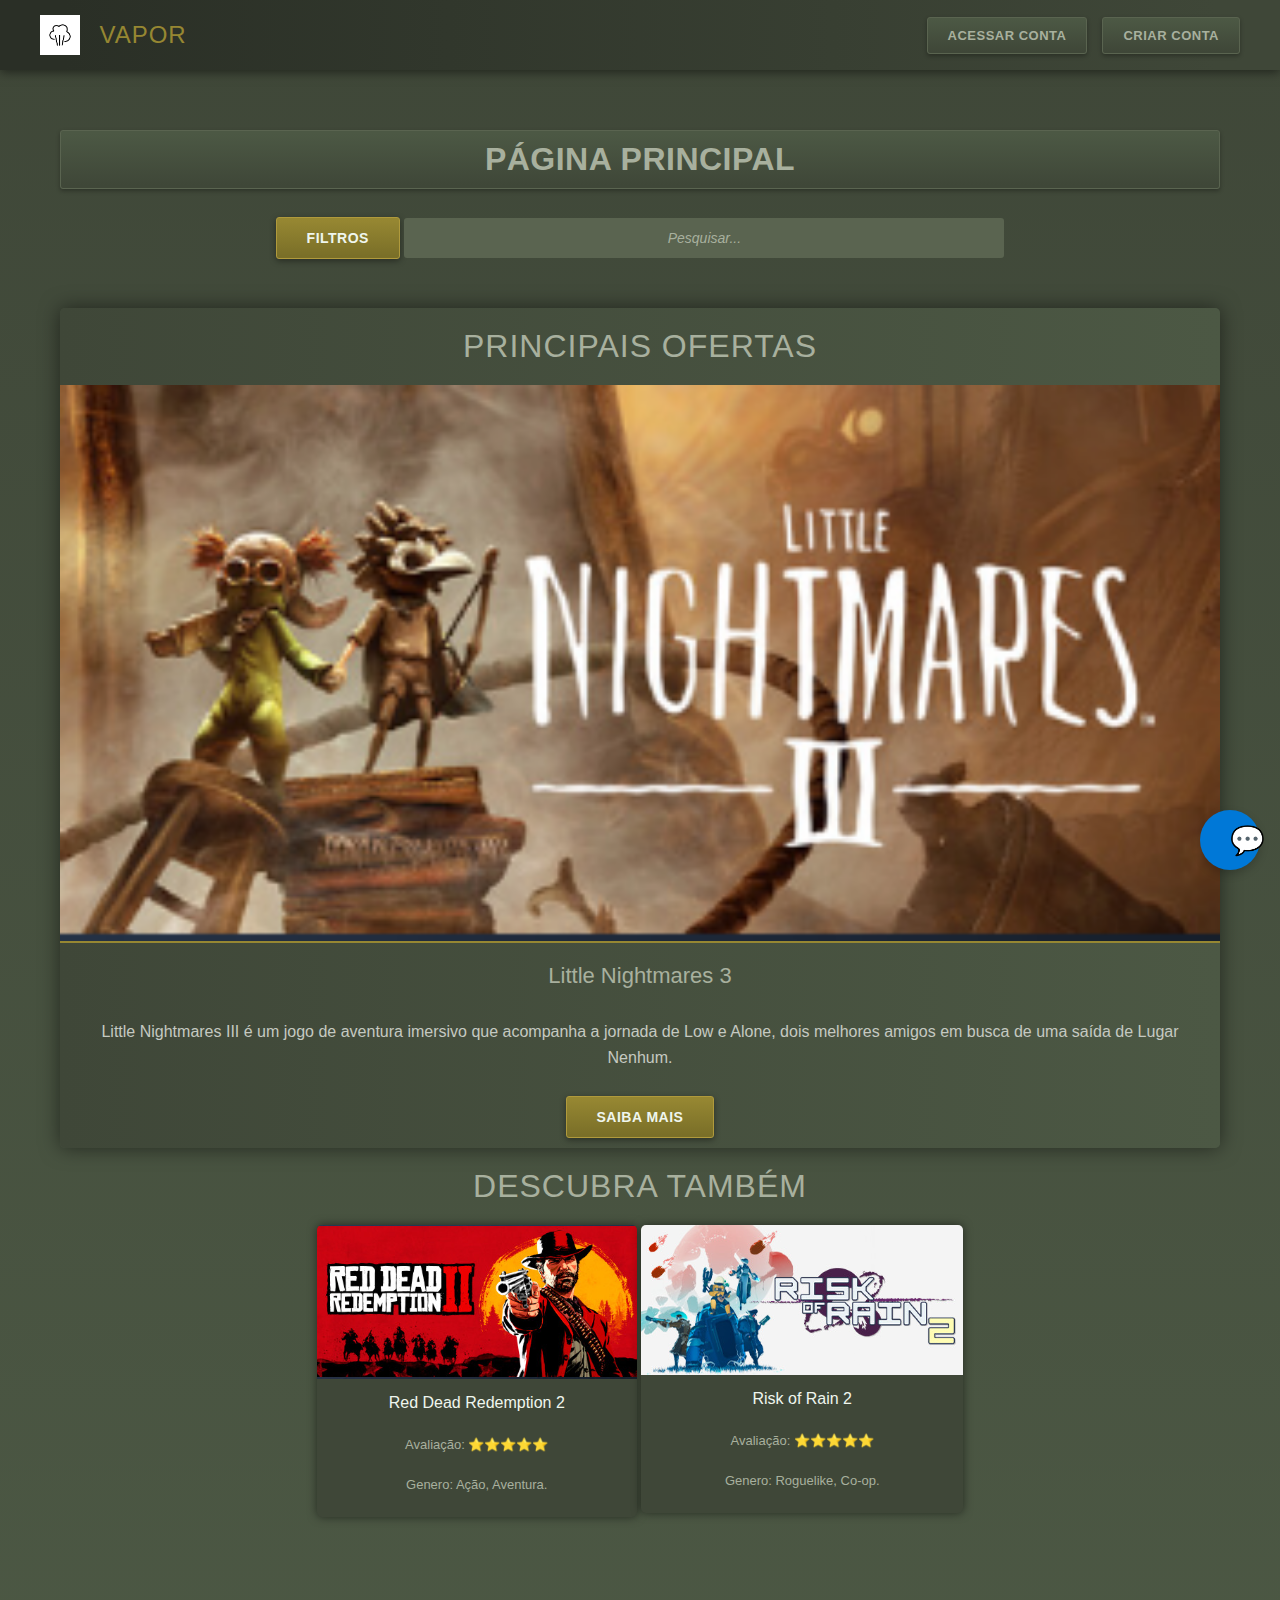
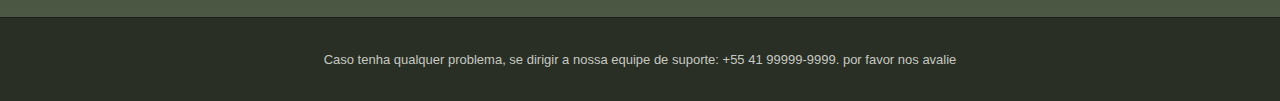
<file: loja_de_jogos/index.html>
<html>

<head>
    <meta charset="utf-8">
    <title>nome da loja de jogos</title>
    <link rel="stylesheet" href="css/style.css">
    <!-- <link rel="stylesheet" href="css/reset.css"> -->
</head>

<body>
    <header>
        <a href="index.html"><img src="imgs/logo.jpg" alt="Logo">
            <h1>Vapor</h1>
        </a>

        <nav>
            <a href="acessar_conta.html">acessar conta</a>
            <a href="criar_conta.html">criar conta</a>
        </nav>
    </header>
    <main>
        <div class="info-box">
            <h1 id="principal">Página principal</h1>
            <br>
            <div class="pesquisar">
                <button>Filtros</button>
                <input type="text" placeholder="Pesquisar...">
            </div>

        </div>

        <div class="oferta">
            <h2>Principais ofertas</h2>
            <img src="imgs/jogo1.png" alt="imagem do jogo 1">
            <h4>Little Nightmares 3</h4>
            <p>Little Nightmares III é um jogo de aventura imersivo que acompanha a jornada de Low e Alone,
                dois melhores amigos em busca de uma saída de Lugar Nenhum.</p>
            <button>Saiba mais</button>
        </div>
        <h2>Descubra também</h2>
        <div class="jogo">
            <img src="imgs/jogo2.png" alt="imagem do jogo 2">
            <h4>Red Dead Redemption 2</h4>
            <p>Avaliação: ⭐⭐⭐⭐⭐</p>
            <p>Genero: Ação, Aventura.</p>
        </div>

        <div class="jogo">
            <img src="imgs/jogo3.png" alt="imagem do jogo 3">
            <h4>Risk of Rain 2 </h4>
            <p>Avaliação: ⭐⭐⭐⭐⭐</p>
            <p>Genero: Roguelike, Co-op.</p>
        </div>

    </main>
    <button id="chat-toggle">💬</button>

    <div id="chatbox">
        <header>Ollama Chat</header>
        <div id="messages"></div>
        <div id="input-area">
            <input id="input" type="text" placeholder="Digite sua mensagem..." />
            <button id="send">➤</button>
        </div>
    </div>

    <script src="chat.js"></script>

    <script>
        const toggleBtn = document.getElementById('chat-toggle');
        const chatbox = document.getElementById('chatbox');

        toggleBtn.addEventListener('click', () => {
            chatbox.style.display = chatbox.style.display === 'flex' ? 'none' : 'flex';
        });
    </script>



    <footer>
        Caso tenha qualquer problema, se dirigir a nossa equipe de suporte:
        +55 41 99999-9999.
        por favor nos avalie
    </footer>

    <script>

        // buscando na sessão as variáveis username e loggedIn(bool)
        const username = sessionStorage.getItem("username");
        const loggedIn = sessionStorage.getItem("loggedIn");

        // Caso o usuario esteja logado, o header é modificado
        // com suas credenciais de sessão (header inteligente).
        if (loggedIn === "true") {
            const nav = document.querySelector("nav");
            nav.innerHTML = ""; // limpar links antigos com segurança

            // criar link "Perfil de... {usuario}"
            const perfil = document.createElement("a");
            perfil.href = "#";
            perfil.textContent = `Perfil de ${username}`; // textContent ao invés 
            // innerHTML pra prevenir xss.

            // criar link "Sair"
            const sair = document.createElement("a");
            sair.href = "#";
            sair.id = "logoutBtn";
            sair.textContent = "Sair";

            // adicionar os dois links na "nav" anterior
            nav.appendChild(perfil);
            nav.appendChild(sair);

            // atualizar mensagem de Boas vindas
            const boas_vindas = document.getElementById("principal");
            boas_vindas.textContent = `Bem-vindo(a), ${username}`;

            // botão de deslogar
            sair.addEventListener("click", (e) => {
                e.preventDefault();
                sessionStorage.removeItem("username"); // Remove os dados
                sessionStorage.removeItem("loggedIn"); // da sessão.
                window.location.reload(); // Recarrega a página.
            });
        }
    </script>


</body>

</html>
</file>
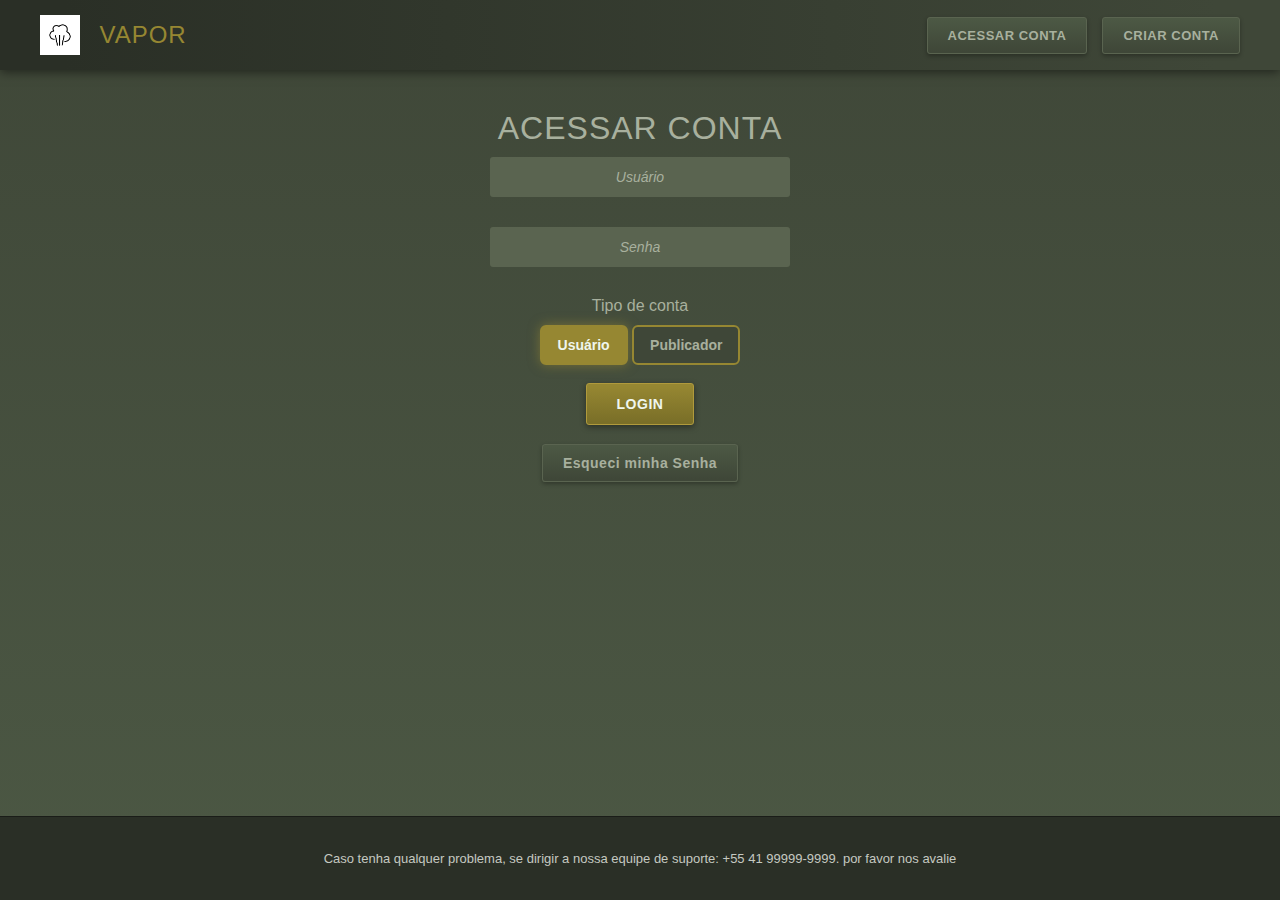
<file: loja_de_jogos/acessar_conta.html>
<html>
    <head>
        <meta charset="utf-8">
        <title>Acessar conta</title>
        <link rel="stylesheet" href="css/style.css">
    </head>
    <body>
        <header>
            <a href="index.html"><img src="imgs/logo.jpg" alt="Logo">
            <h1>Vapor</h1></a>
            
            <nav>
                <a href="acessar_conta.html">Acessar conta</a>
                <a href="criar_conta.html">Criar conta</a>
            </nav>
        </header>
        <main>

            <h1>Acessar conta</h1>
            <form id="loginForm">

                <input name="username" type="text" placeholder="Usuário">
                <input name="user_pass" type="password"  placeholder="Senha">
                <br>
                <label for="tipo_conta">Tipo de conta</label>
                <div class="radio-group">
                    <input type="radio" name="account_type" value="user" id="radio_user" checked>
                    <label for="radio_user" class="radio-tag">Usuário</label>
                    
                    <input type="radio" name="account_type" value="publisher" id="radio_publisher">
                    <label for="radio_publisher" class="radio-tag">Publicador</label>
                </div>
                <br>
                <button class="submit" submit>Login</button>

                <div class="info-box">
                    <a href="criar_conta.html">Esqueci minha Senha</a>
                </div>

            </form>
            <p id="msg" style="color:red;"></p>


        </main>
        <footer>
            Caso tenha qualquer problema, se dirigir a nossa equipe de suporte:
            +55 41 99999-9999.
            por favor nos avalie 
        </footer>

        <script>
            document.getElementById("loginForm").addEventListener("submit", function(e) {
                e.preventDefault();

                const formData = new FormData(this);

                fetch("acessar_conta.php", {
                    method: "POST",
                    body: formData
                })
                .then(response => response.json())
                .then(data => {
                    const msg = document.getElementById("msg");
                    msg.textContent = data.message;
                    msg.style.color = data.success ? "green" : "red";

                    if (data.success) {
                        sessionStorage.setItem("username", formData.get("username"));
                        sessionStorage.setItem("accountType", formData.get("account_type"));
                        sessionStorage.setItem("loggedIn", "true");
                        window.location.href = "index.html";
                    }
                })
                .catch(error => console.error("Erro:", error));
            });
        </script>

    </body>
</html>
</file>
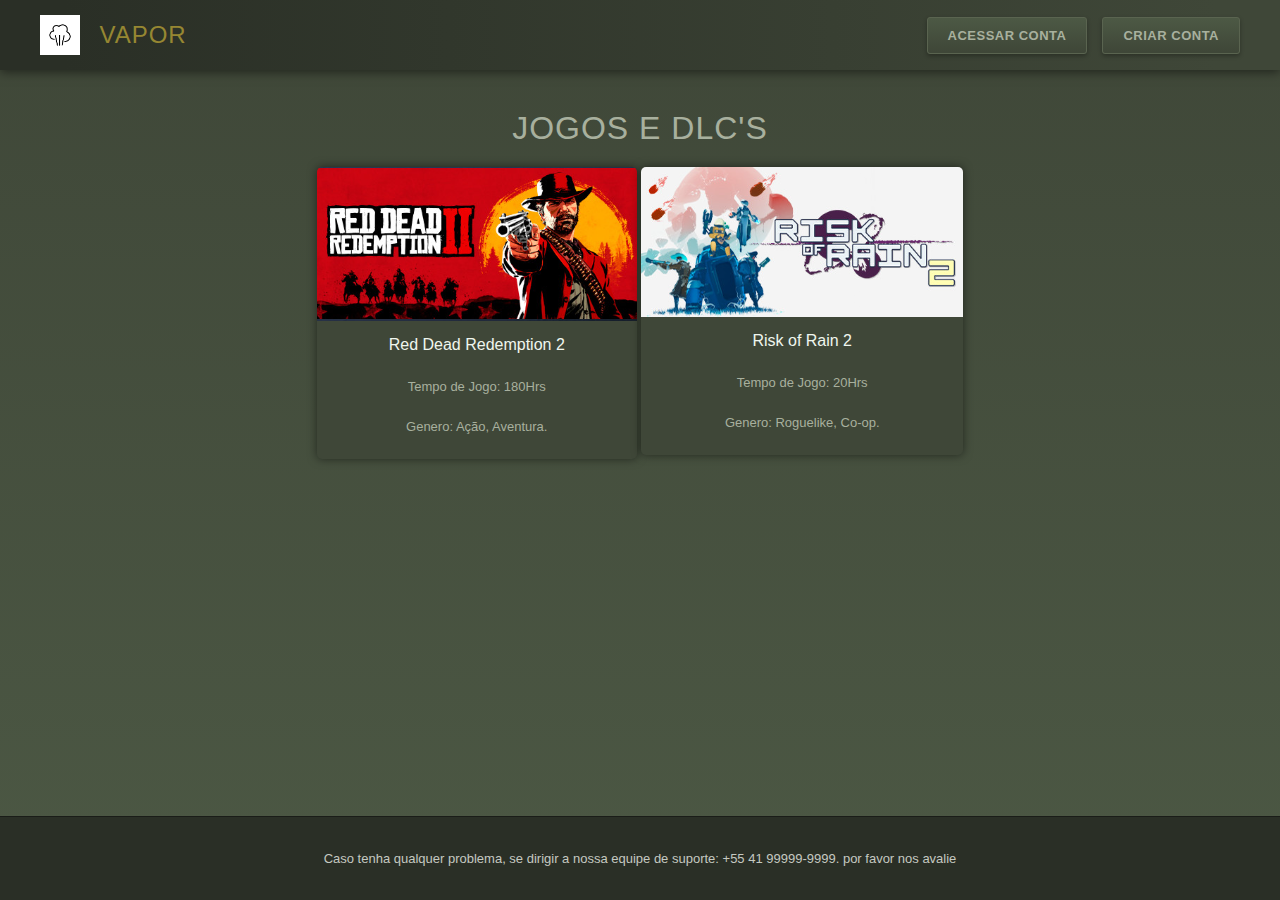
<file: loja_de_jogos/biblioteca.html>
<html>
    <head>
        <meta charset="utf-8">
        <title>Biblioteca</title>
        <link rel="stylesheet" href="css/style.css">
    </head>
    <body>
        <header>
            <a href="index.html"><img src="imgs/logo.jpg" alt="Logo">
            <h1>Vapor</h1></a>
            <nav>
                <a href="acessar_conta.html">acessar conta</a>
                <a href="criar_conta.html">criar conta</a>
            </nav>
        </header>
        <main>
            <h1>Jogos e DLC's</h1>
            <section id="section">
                    <div id="jogo">
                    <img id="img_jogo">
                    <h4 id="nome_jogo"></h4>
                    <p id ="avaliação_jogo"></p>
                    <p id="genero"></p>
            </div>

            <div class="jogo">
                <span style="cursor:pointer"><img src="imgs/jogo2.png" alt="imagem do jogo 2"></span>
                <h4>Red Dead Redemption 2</h4>
                <p>Tempo de Jogo: 180Hrs</p>
                <p>Genero: Ação, Aventura.</p>
            </div>

            <div class="jogo">
                <span style="cursor:pointer"><img src="imgs/jogo3.png" alt="imagem do jogo 3"></span>
                <h4>Risk of Rain 2 </h4>
                <p>Tempo de Jogo: 20Hrs</p>
                <p>Genero: Roguelike, Co-op.</p>
            </div>

            </section>

        </main>
        <footer>
            Caso tenha qualquer problema, se dirigir a nossa equipe de suporte:
            +55 41 99999-9999.
            por favor nos avalie 
        </footer>

        <script>
            fetch(biblioteca.php)
                .then(e => json(e))
                .then( jogos =>{
                    if (jogos.len() = 0){
                        for(i = jogos.len(); i = 0; i--){
                            var section = document.getElementById("#section");
                            var jogo = document.createElement(div);
                            var img = document.createElement(img);
                            var h4 = document.createElement(h4);
                            var avalia = document.createElement(p);
                            var genero = document.createElement(p);

                            section.appendChild(jogo);
                            jogo.appendChild(img);
                            jogo.appendChild(h4);
                            jogo.appendChild(avalia);
                            jogo.appendChild(genero);

                            jogo.idList.add("jogo");
                            img.idList.add("img_jogo");
                            h4.idList.add("nome_jogo");
                            avalia.idList.add("avaliacao_jogo");
                            genero.idList.add("genero_jogo");_
                        }
                    }
                }
                )
        </script>
    </body>
</html>
</file>
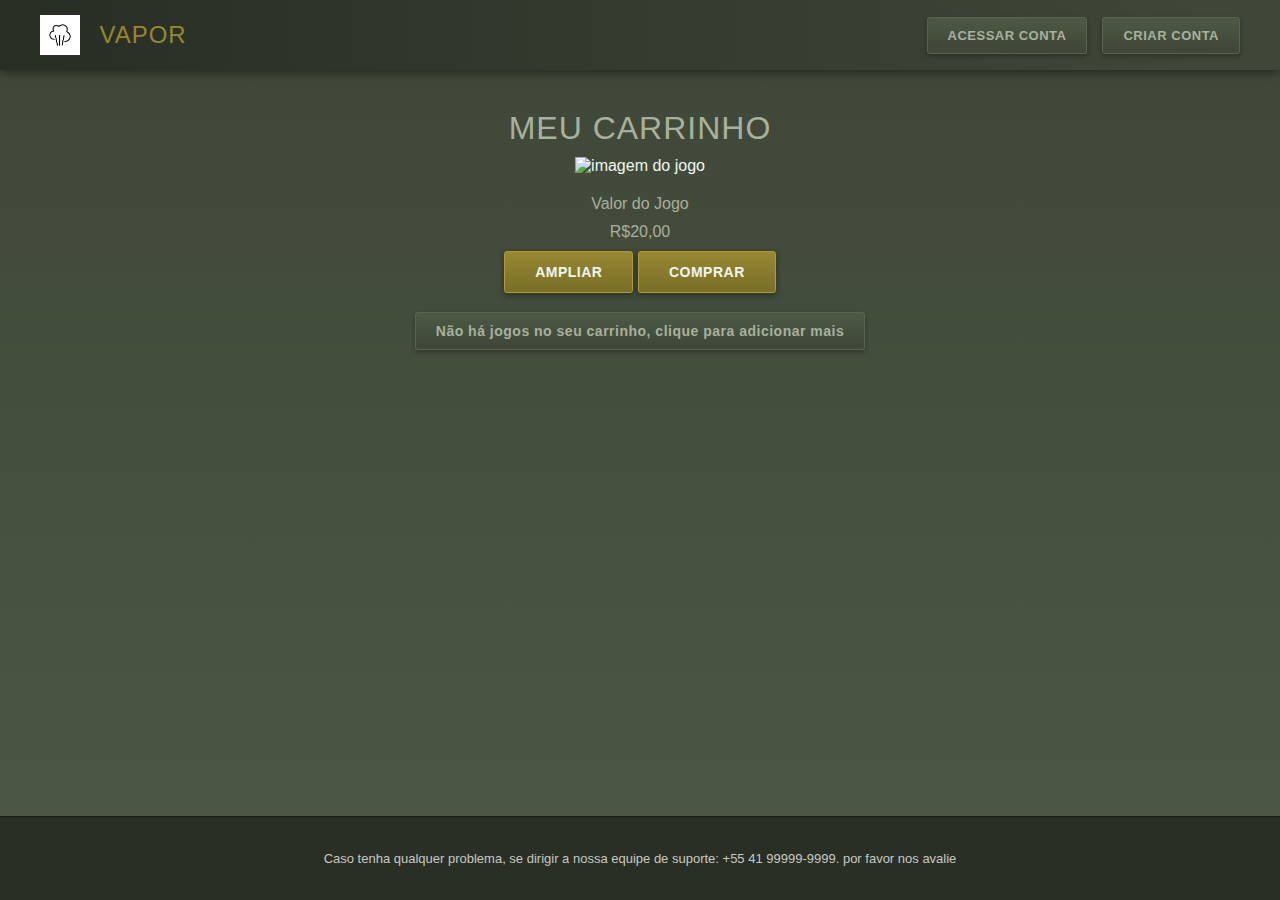
<file: loja_de_jogos/carrinho.html>
<html>
    <head>
        <meta charset="utf-8">
        <title>Carrinho</title>
        <link rel="stylesheet" href="css/style.css">
    </head>
    <body>
        <header>
            <a href="index.html"><img src="imgs/logo.jpg" alt="Logo">
            <h1>Vapor</h1></a>
            <nav>
                <a href="acessar_conta.html">acessar conta</a>
                <a href="criar_conta.html">criar conta</a>
            </nav>
        </header>
        
        <main>
            <!-- Adicao dinamica dos jogos jistados no carrinho por metodo Get -->
            <h1>Meu carrinho</h1>
            <section id="apresentacao_jogo">
            <!-- Se houver jogo na lista, adicionar estruturas em sequencia: -->
            <div class="carrinho">
                <img id="imagen_jogo" alt="imagem do jogo">
                <h2 id="nome_jogo_carrinho"></h2>
                <label id="valor_jogo">Valor do Jogo</label>
                <p id="valor_jogo">R$20,00</p>
                <button id="ampliar"> ampliar </button>
                <button id="comprar"> comprar </button>
            </div>
            <!-- Se nao, apresetar mensagem: -->
            <div class="info-box">
                <a href="index.html"> Não há jogos no seu carrinho, clique para adicionar mais</a>
            </div>
            
            </section>
        </main>

        <footer>
            Caso tenha qualquer problema, se dirigir a nossa equipe de suporte:
            +55 41 99999-9999.
            por favor nos avalie 
        </footer>

        <script>

        </script>
    </body>
</html>
</file>
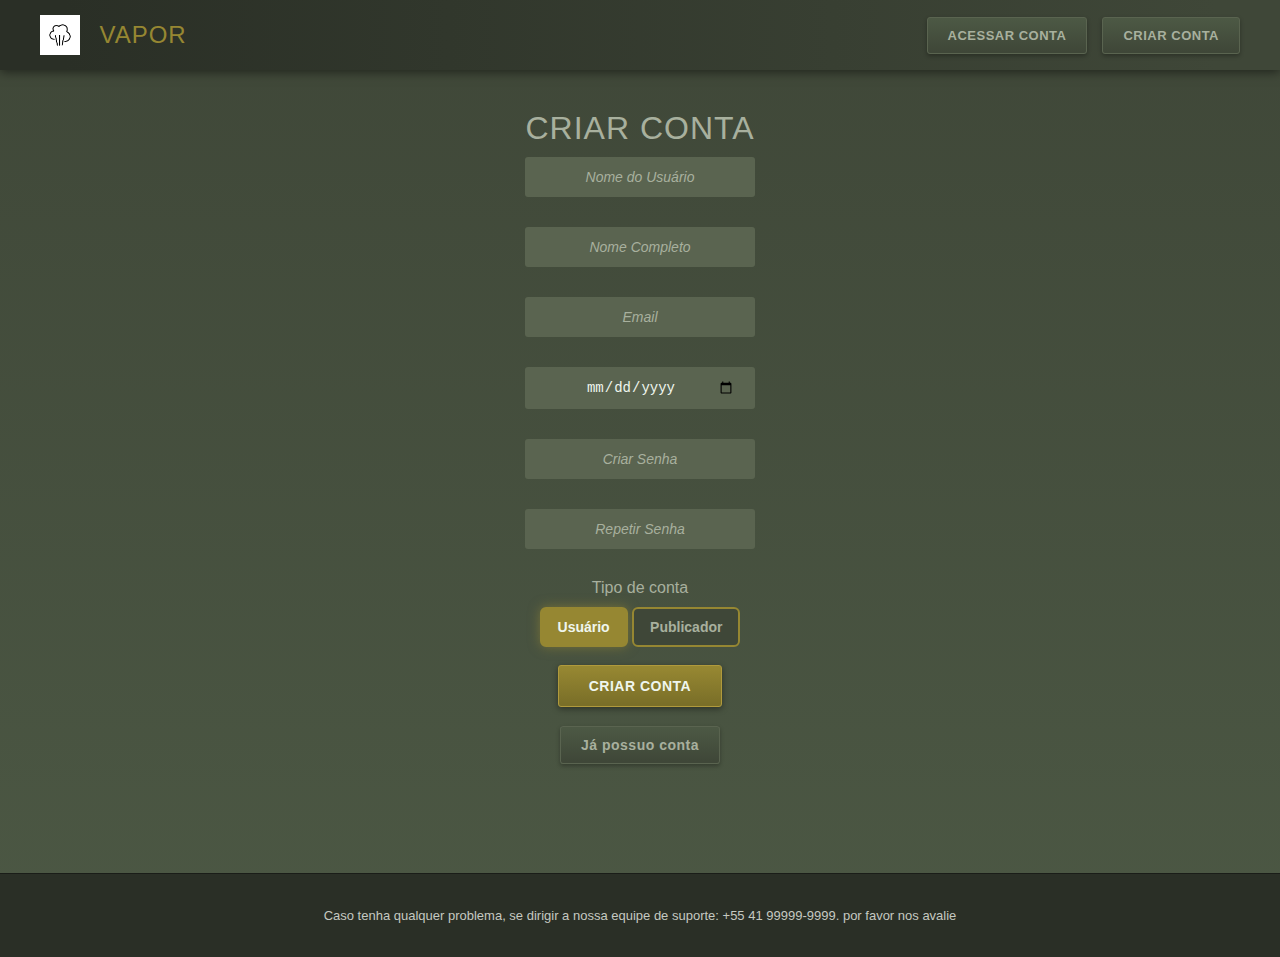
<file: loja_de_jogos/criar_conta.html>
<html>
    <head>
        <meta charset="utf-8">
        <title>criar conta</title>
        <link rel="stylesheet" href="css/style.css">
        <!-- <link rel="stylesheet" href="css/reset.css"> --><!-- <link rel="stylesheet" href="css/reset.css"> -->
    </head>
    <body>
        <header>
            <a href="index.html"><img src="imgs/logo.jpg" alt="Logo">
            <h1>Vapor</h1></a>
            <nav>
                <a href="acessar_conta.html">acessar conta</a>
                <a href="criar_conta.html">criar conta</a>
            </nav>
        </header>
        <main>
            
            <h1>criar conta</h1>
            <form id="registerForm">
                <input name="username" type="text" placeholder="Nome do Usuário" required><br>
                <input name="nickname" type="text" placeholder="Nome Completo" required><br>
                <input name="email" type="text" placeholder="Email" required><br>
                <input name="age" type="DATE" placeholder="Data de Nascimento" required><br>
                <input name="user_pass" minlength="8" pattern="(?=.*\d)(?=.*[\W_]).{8,}" type="password" placeholder="Criar Senha" required><br>
                <input name="user_pass2" type="password"  placeholder="Repetir Senha" required><br>
                
                <label for="tipo_conta">Tipo de conta</label><br>
                <div class="radio-group">
                    <input type="radio" name="tipo_conta" value="usuario" id="radio_user" checked>
                    <label for="radio_user" class="radio-tag">Usuário</label>
                    
                    <input type="radio" name="tipo_conta" value="publicador" id="radio_publisher">
                    <label for="radio_publisher" class="radio-tag">Publicador</label>
                </div>
                <br>
                <button type="submit">Criar Conta</button>

                <p id="msg" style="color:red;"></p>

                <div class="info-box">
                    <a href="acessar_conta.html">Já possuo conta</a>
                </div>
            </form>

        </main>
        <footer>
            Caso tenha qualquer problema, se dirigir a nossa equipe de suporte:
            +55 41 99999-9999.
            por favor nos avalie 
        </footer>

        <script>
            document.getElementById("registerForm").addEventListener("submit", function(e) {
                e.preventDefault();

                const formData = new FormData(this);

                fetch("criar_conta.php", {
                method: "POST",
                body: formData
                })
                .then(response => response.json())
                .then(data => {
                const msg = document.getElementById("msg");
                msg.textContent = data.message;
                msg.style.color = data.success ? "green" : "red";

                if (data.success) {
                    sessionStorage.setItem("username", formData.get("username"));
                    sessionStorage.setItem("loggedIn", "true");
                    window.location.href = "index.html";
                }
                })
                .catch(error => console.error("Erro:", error));
            });
        </script>
    </body>
</html>
</file>
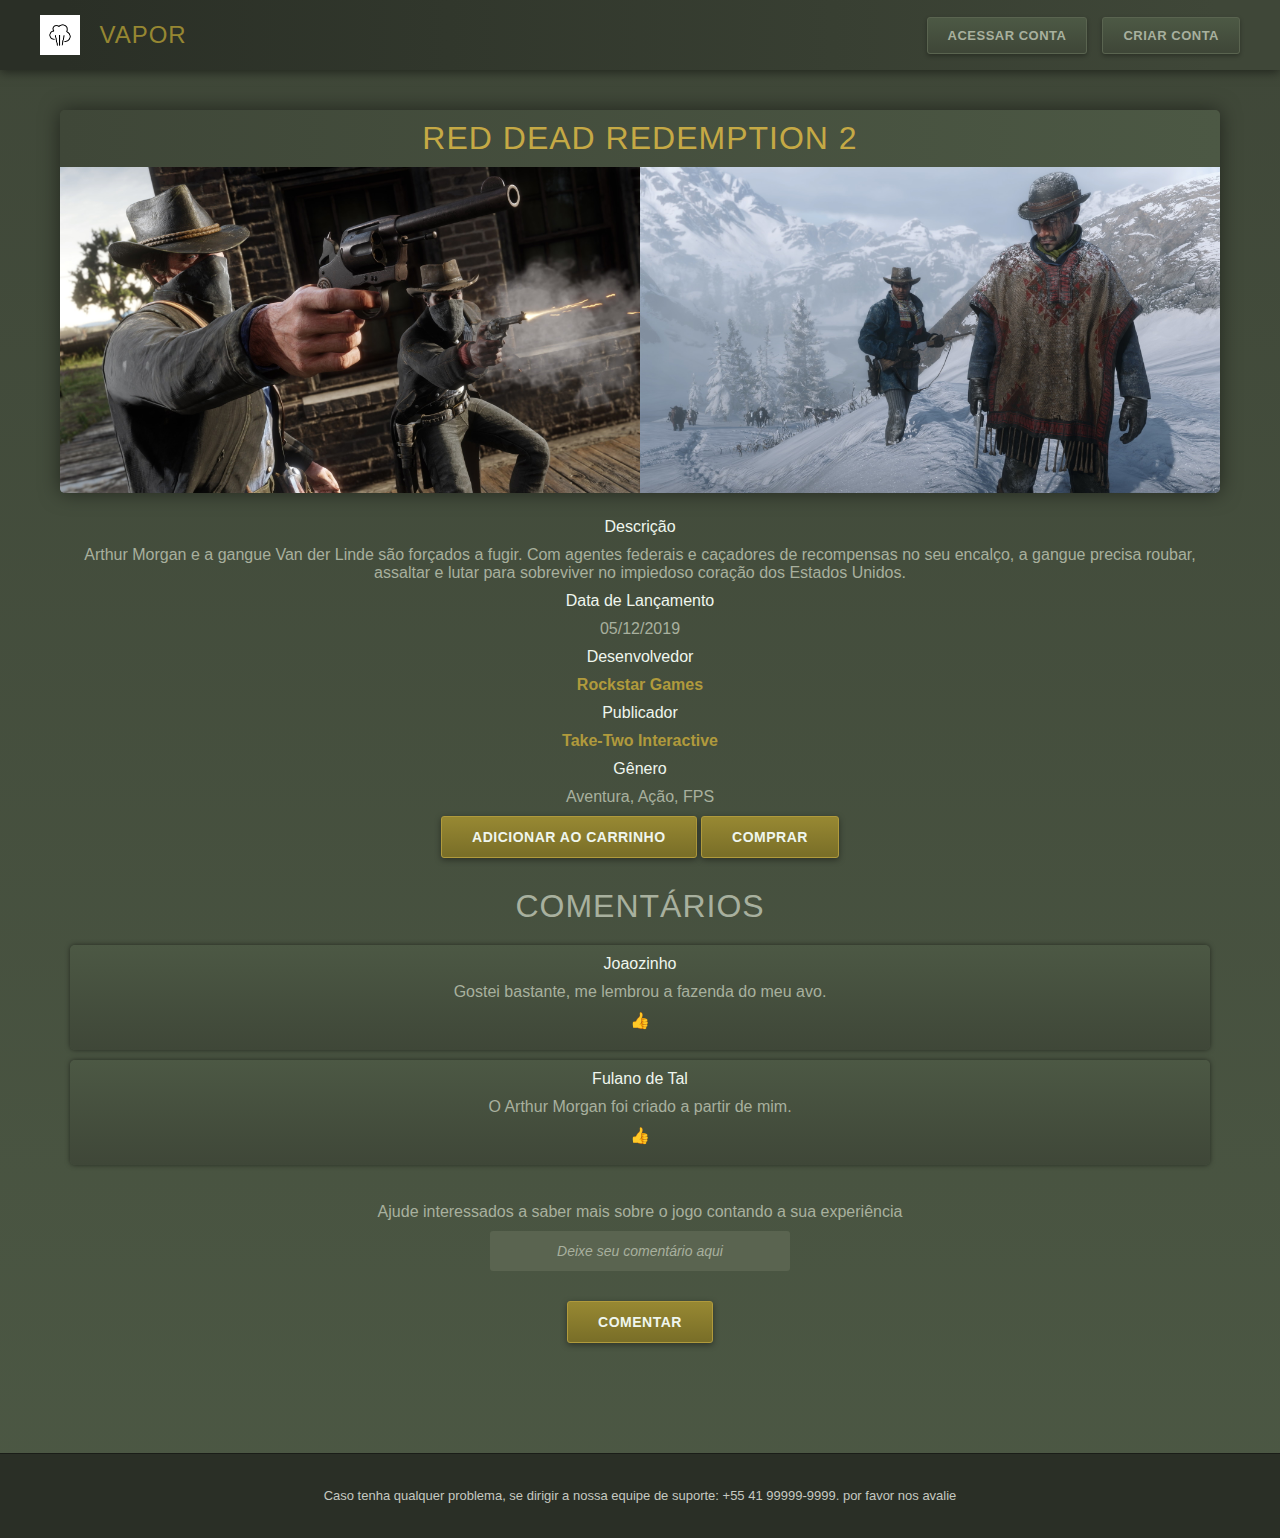
<file: loja_de_jogos/jogo.html>
<html>

<head>
    <meta charset="utf-8">
    <title id="nome_jogo"></title>
    <link rel="stylesheet" href="css/style.css">
</head>

<body>
    <header>
        <a href="index.html"><img src="imgs/logo.jpg" alt="Logo">
            <h1>Vapor</h1>
        </a>
        <nav>
            <a href="acessar_conta.html">acessar conta</a>
            <a href="criar_conta.html">criar conta</a>
        </nav>
    </header>

    <main>
        <!-- Criar adicao dinamica dos dados declarados em id por metodo Get -->

        <section id="apresentacao_jogo">

            <div class="pagina-jogo">

                <div class="jogo-esquerda">

                    <h1 id="nome_jogo">Red Dead Redemption 2</h1>

                    <div class="carrossel">
                        <div class="grupos">
                            <div class="card"><img src="imgs/Red Dead 2/gameplay1.jpg" alt="imagem do jogo 1"></div>
                            <div class="card"><img src="imgs/Red Dead 2/gameplay2.jpg" alt="imagem do jogo 2"></div>
                            <div class="card"><img src="imgs/Red Dead 2/gameplay3.jpg" alt="imagem do jogo 3"></div>
                            <div class="card"><img src="imgs/Red Dead 2/gameplay4.jpg" alt="imagem do jogo 4"></div>
                            <div class="card"><img src="imgs/Red Dead 2/gameplay5.jpg" alt="imagem do jogo 5"></div>
                        </div>

                        <div aria-hidden class="grupos">
                            <div class="card"><img src="imgs/Red Dead 2/gameplay1.jpg" alt="imagem do jogo 1"></div>
                            <div class="card"><img src="imgs/Red Dead 2/gameplay2.jpg" alt="imagem do jogo 2"></div>
                            <div class="card"><img src="imgs/Red Dead 2/gameplay3.jpg" alt="imagem do jogo 3"></div>
                            <div class="card"><img src="imgs/Red Dead 2/gameplay4.jpg" alt="imagem do jogo 4"></div>
                            <div class="card"><img src="imgs/Red Dead 2/gameplay5.jpg" alt="imagem do jogo 5"></div>

                        </div>

                    </div>

                </div>

                <div class="jogo-direita">
                    <label>Descrição</label>
                    <p id="descricao_jogo">Arthur Morgan e a gangue Van der Linde são forçados a fugir. Com agentes
                        federais e caçadores de recompensas no seu encalço, a gangue precisa roubar, assaltar e lutar
                        para sobreviver no impiedoso coração dos Estados Unidos. </p>

                    <label>Data de Lançamento</label>
                    <p id="lancamento_jogo">05/12/2019</p>

                    <label>Desenvolvedor</label>
                    <p id="desenvolvedor_jogo">Rockstar Games</p>

                    <label>Publicador</label>
                    <p id="publicador_jogo">Take-Two Interactive</p>

                    <label>Gênero</label>
                    <p id="genero_joogo">Aventura, Ação, FPS</p>

                    <button id="add_jogo_carrinho"> Adicionar ao carrinho </button>
                    <button id="comprar_jogo"> Comprar </button>
                </div>

            </div>

        </section>
        <section>
            <h2>Comentários</h2>
            <!-- criar estruturas dinamicamente caso haja comentarios sobre o jogo -->
            <div class="comentario">
                <label id="nome_usuario">Joaozinho</label>
                <p id="conteudo_comentario">Gostei bastante, me lembrou a fazenda do meu avo.</p>
                <p id="likes">👍</p>
                <p id="deslikes"></p>
            </div>

            <div class="comentario">
                <label id="nome_usuario">Fulano de Tal</label>
                <p id="conteudo_comentario">O Arthur Morgan foi criado a partir de mim.</p>
                <p id="likes">👍</p>
                <p id="deslikes"></p>
            </div>

            <!-- estrutura fixa comentar -->
            <div>
                <br>
                <p>Ajude interessados a saber mais sobre o jogo contando a sua experiência</p>
                <form action="" method="POST">
                    <input id="comentario" type="text" placeholder="Deixe seu comentário aqui"><br>
                    <button type="submit">Comentar</button>
                </form>
            </div>
        </section>
    </main>

    <footer>
        Caso tenha qualquer problema, se dirigir a nossa equipe de suporte:
        +55 41 99999-9999.
        por favor nos avalie
    </footer>

    <script>

    </script>
</body>

</html>
</file>
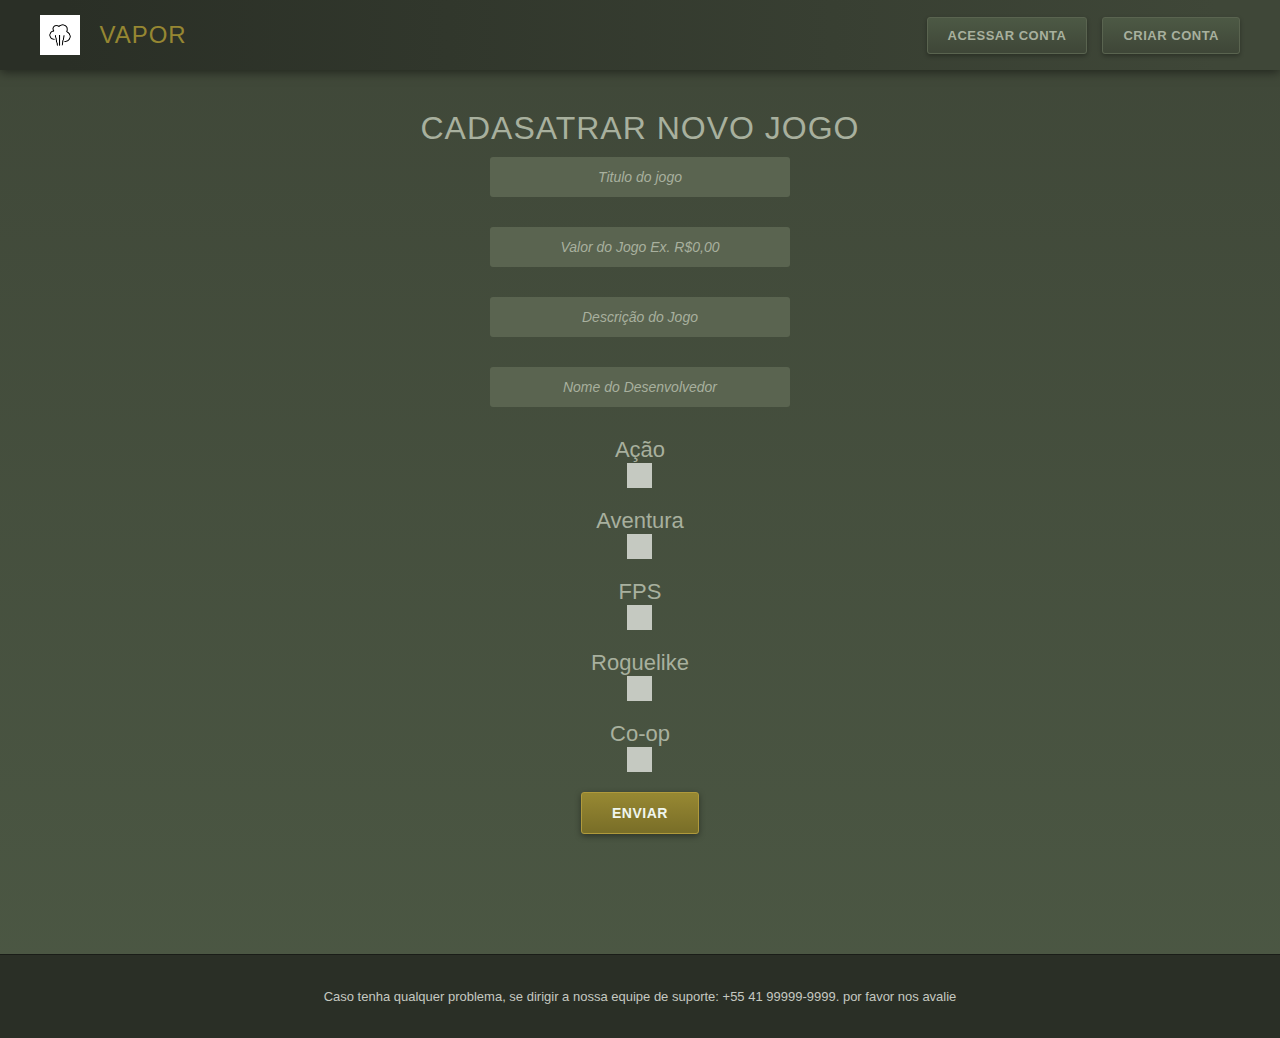
<file: loja_de_jogos/novo_jogo.html>
<html>

<head>
    <meta charset="utf-8">
    <title>Cadastrar jogo</title>
    <link rel="stylesheet" href="css/style.css">
</head>

<body>
    <header>
        <a href="index.html"><img src="imgs/logo.jpg" alt="Logo">
            <h1>Vapor</h1>
        </a>
        <nav>
            <a href="acessar_conta.html">acessar conta</a>
            <a href="criar_conta.html">criar conta</a>
        </nav>
    </header>
    <main>
        <form id="formulario" method="POST" action="novo_jogo.php">
            <div class="cadastrar-jogo">

                <h1>Cadasatrar novo jogo</h1>
                <input nome="game_title" type="text" placeholder="Titulo do jogo"><br>

                <input nome="game_price" type="text" placeholder="Valor do Jogo Ex. R$0,00"><br>

                <input nome="game_description" type="text" placeholder="Descrição do Jogo"><br>

                <input nome="developer_name" type="text" placeholder="Nome do Desenvolvedor"><br>

                <div class="checkboxes">
                    <label class="container">Ação
                        <input type="checkbox" value="Ação">
                        <span class="checkmark"></span>
                    </label>
                    <label class="container">Aventura
                        <input type="checkbox" value="Aventura">
                        <span class="checkmark"></span>
                    </label>
                    <label class="container">FPS
                        <input type="checkbox" value="FPS">
                        <span class="checkmark"></span>
                    </label>
                    <label class="container">Roguelike
                        <input type="checkbox" value="Roguelike">
                        <span class="checkmark"></span>
                    </label>
                    <label class="container">Co-op
                        <input type="checkbox" value="Co-op">
                        <span class="checkmark"></span>
                    </label>
                </div>
                
                <button type="submit" id="botao">Enviar</button>
                <p id="mensagem_erro"></p>
            </div>

        </form>

    </main>
    <footer>
        Caso tenha qualquer problema, se dirigir a nossa equipe de suporte:
        +55 41 99999-9999.
        por favor nos avalie
    </footer>

    <script>
        var botao = document.querySelector("#botao")
        botao.addEventListener('click', e => {
            e.preventDefault();
            fetch("/novo_jogo.php", {
                method: "POST",
            })
                .then(retorno => retorno.text())
                .then((r) => {
                    var feedback = document.querySelector("#mensagem_erro");
                    feedback.textContent = r;
                });
        });
    </script>
</body>

</html>
</file>
<file: loja_de_jogos/css/style.css>
header a,
header h1 {
    display: inline-block;
    margin-bottom: 00;
}

a{
    text-decoration: none;
}

header h1,
header img {
    vertical-align: middle;
}

*,
nav {
    padding: 0
}

.header-left,
header,
nav {
    display: flex
}

h1,
h2 {
    font-size: 32px;
    letter-spacing: 1px;
    font-weight: 400;
}

.jogo-esquerda {
    align-content: center;
}

.carrossel {
    width: 100%;
    display: flex;
    overflow-x: auto;
}

.carrossel::-webkit-scrollbar{
    display: none;
}

.grupos {
    display: flex;
    align-items: center;
    justify-content: center;
    animation: spin 5s infinite linear;
}

.grupos img{
    width: 100%;
    height: 100%;
    object-fit: cover;
}

.card {
    flex: 0 0 100%;
    font-size: 3rem;
    border-radius: .2em;
    text-align: center;
    align-content: center;
}

@keyframes spin {
    from{translate: 0;}
    to{translate: -100%;}
    
}

.oferta h4,
h1,
h2,
header h1 {
    font-weight: 400
}

.oferta button,
button,
nav a {
    cursor: pointer;
    text-transform: uppercase
}

.oferta button,
button,
h1,
h2,
nav a {
    text-transform: uppercase
}

* {
    margin: 0;
    box-sizing: border-box;
    text-align: center;
}

body {
    display: flex;
    flex-direction: column;
    font-family: "Motiva Sans", Arial, sans-serif;
    background: linear-gradient(to bottom, #3f4738 0, #4c5844 100%);
    color: #eff6ee;
    min-height: 100vh;
}

header {
    background: linear-gradient(to right, #2a2f26 5%, #3f4738 95%);
    padding: 15px 40px;
    box-shadow: 0 2px 10px rgba(0, 0, 0, .5);
    justify-content: space-between;
    align-items: center
}

.header-left {
    align-items: center
}

header img {
    height: 40px
}

header h1 {
    color: #968732;
    font-size: 24px;
    margin-left: 15px
}

.oferta h4,
h1,
h2,
label,
nav a {
    color:#a8b09e
}

nav {
    background: 0 0;
    border: none;
    gap: 15px
}

nav a {
    text-decoration: none;
    font-size: 13px;
    font-weight: 700;
    letter-spacing: .5px;
    transition: .3s;
    padding: 10px 20px;
    background: linear-gradient(to bottom, #4c5844 5%, #3f4738 95%);
    border: 1px solid #5a6450;
    border-radius: 3px;
    box-shadow: 0 2px 4px rgba(0, 0, 0, .3)
}

nav a:hover {
    color: #fff;
    background: linear-gradient(to bottom, #5a6450 5%, #4c5844 95%);
    border-color: #968732;
    box-shadow: 0 3px 8px rgba(150, 135, 50, .4);
    transform: translateY(-2px)
}

nav a:active {
    transform: translateY(0);
    box-shadow: 0 1px 2px rgba(0, 0, 0, .3)
}

main {
    max-width: 1200px;
    margin: 40px auto;
    padding: 0 20px;
    flex-grow: 1;
}

input[type=text] {
    width: 100%;
    max-width: 300px;
    padding: 12px 20px;
    background: #5a6450;
    border: none;
    border-radius: 3px;
    color: #eff6ee;
    text-align: center;
    font-size: 14px;
    margin-bottom: 30px;
    outline: 0;
    transition: background .3s
}

input[type="password"] {
    width: 100%;
    max-width: 300px;
    padding: 12px 20px;
    background: #5a6450;
    border: none;
    border-radius: 3px;
    color: #eff6ee;
    font-size: 14px;
    font-style: italic;
    text-align: center;
    margin-bottom: 30px;
    outline: 0;
    transition: background .3s
}

input[type="password"]::placeholder {
    color: #a8b09e;
    font-style: italic;
    text-align: center;
}

input[type="DATE"] {
    width: 100%;
    max-width: 600px;
    padding: 12px 20px;
    background: #5a6450;
    border: none;
    border-radius: 3px;
    color: #eff6ee;
    font-size: 14px;
    margin-bottom: 30px;
    outline: 0;
    transition: background .3s
}


input[type=text]::placeholder {
    color: #a8b09e;
    font-style: italic;
    text-align: center;
}

input[type=text]:focus {
    background: #6a7560
}

h1 {
    margin-bottom: 10px;
}

h2 {
    margin: 20px 0 20px
}


footer {
    min-height: 50px;
    background: #2a2f26;
    padding: 30px 40px;
    margin-top: 60px;
    border-top: 1px solid #1a1d18;
    text-align: center;
    color: #c5c9c1;
    font-size: 13px;
    line-height: 1.8;
}

footer .support-heading {
    color: #968732;
    font-size: 16px;
    text-transform: uppercase;
    letter-spacing: 1px;
    margin-bottom: 15px;
    font-weight: 400
}

footer p {
    margin: 5px 0
}

.forgot-password p{
    color: #a8b09e;
}

.radio-group {
  gap: 12px;
  flex-wrap: wrap;
  align-items: center;
  margin-top: 10px;
}

/* Hide native radio buttons */
.radio-group input[type="radio"] {
  display: none;
}

/* Radio tag box styling - unchecked state */
.radio-tag {
  display: inline-block;
  padding: 10px 16px;
  border: 2px solid #968732;
  border-radius: 6px;
  background-color: #3f4738;
  color:#a8b09e;
  font-size: 14px;
  font-weight: 600;
  cursor: pointer;
  transition: all 0.3s ease;
  user-select: none;
}

/* Radio tag box hover state */
.radio-tag:hover {
  border-color: #eff6ee;
  box-shadow: 0 0 8px rgba(150, 135, 50, 0.4);
  transform: translateY(-2px);
}

/* Radio tag box checked state */
.radio-group input[type="radio"]:checked + .radio-tag {
  background-color: #968732;
  border-color: #968732;
  color:#eff6ee;
  box-shadow: 0 0 12px rgba(150, 135, 50, 0.6);
}

/* Radio tag box focus state for accessibility */
.radio-group input[type="radio"]:focus + .radio-tag {
  outline: 2px solid #968732;
  outline-offset: 2px;
}

.oferta, .jogo-esquerda {
    background: linear-gradient(to right, #3f4738 0, #4c5844 100%);
    border-radius: 5px;
    overflow: hidden;
    box-shadow: 0 0 20px rgba(0, 0, 0, .5);
    transition: transform .3s, box-shadow .3s
}

.comentario {
    background: linear-gradient(to top, #3f4738 0, #4c5844 100%);
    border-radius: 5px;
    box-shadow: 0 0 5px rgba(0, 0, 0, .5);
    margin: 10px;
    padding: 10px;
}

.oferta:hover {
    transform: translateY(-5px);
    box-shadow: 0 5px 30px rgba(0, 0, 0, .7)
}

.oferta img {
    width: 100%;
    display: block;
    border-bottom: 2px solid #968732
}

.oferta h4 {
    font-size: 22px;
    padding: 20px
}

.oferta p {
    color: #c5c9c1;
    padding: 0 20px 15px;
    line-height: 1.6
}

.oferta button,
button {
    background: linear-gradient(to bottom, #968732 5%, #7a6f28 95%);
    color: #eff6ee;
    border: 1px solid #b09a3c;
    padding: 12px 30px;
    margin-bottom: 10px;
    border-radius: 3px;
    font-size: 14px;
    font-weight: 700;
    letter-spacing: .5px;
    transition: .3s;
    box-shadow: 0 2px 6px rgba(0, 0, 0, .4)
}

.oferta button:hover,
button:hover {
    background: linear-gradient(to bottom, #b09a3c 5%, #968732 95%);
    color: #fff;
    border-color: #c5a945;
    box-shadow: 0 4px 12px rgba(150, 135, 50, .6);
    transform: translateY(-2px)
}

.oferta button:active,
button:active {
    transform: translateY(0);
    box-shadow: 0 1px 3px rgba(0, 0, 0, .4);
    background: linear-gradient(to bottom, #7a6f28 5%, #6a5f20 95%)
}

.oferta button:focus,
button:focus,
nav a:focus {
    outline: #968732 solid 2px;
    outline-offset: 2px
}

.carrinho label,
p {
    color: #a8b09e;
    margin: 10px 0px;
}

.info-box{
    margin: 20px  0px;
}
.info-box a {
    text-decoration: none;
    color: #a8b09e;
    font-size: 14px;
    font-weight: 700;
    letter-spacing: .5px;
    transition: .3s;
    padding: 10px 20px;
    background: linear-gradient(to bottom, #4c5844 5%, #3f4738 95%);
    border: 1px solid #5a6450;
    border-radius: 3px;
    box-shadow: 0 2px 4px rgba(0, 0, 0, .3)
}

.info-box h1{
    text-decoration: none;
    color: #a8b09e;
    font-size: 32px;
    font-weight: 700;
    letter-spacing: .5px;
    transition: .3s;
    padding: 10px 20px;
    background: linear-gradient(to bottom, #4c5844 5%, #3f4738 95%);
    border: 1px solid #5a6450;
    border-radius: 3px;
    box-shadow: 0 2px 4px rgba(0, 0, 0, .3);
}

.pesquisar input[type=text]{
    max-width: 600px;
}

.jogo {
    display: inline-block;
    background: #3f4738;
    border-radius: 5px;
    overflow: hidden;
    vertical-align: top;
    box-shadow: 0 0 10px rgba(0, 0, 0, .5);
    transition: transform .3s, box-shadow .3s
}

.jogo:nth-child(3n) {
    margin-right: 0
}

.jogo:hover {
    transform: translateY(-5px);
    box-shadow: 0 5px 20px rgba(0, 0, 0, .7)
}

.jogo img {
    width: 100%;
    display: block
}

.jogo h4 {
    color: #eff6ee;
    font-size: 16px;
    padding: 15px;
    font-weight: 400
}

.jogo p {
    color: #a8b09e;
    padding: 0 15px 15px;
    font-size: 13px
}

.jogo-direita label{
    color: #eff6ee;
}

.jogo-esquerda{
    margin-bottom: 25px;
}

.jogo-esquerda h1{
    margin-top: 10px;
    color: #c5a945;
}

.comentario label{
    color: #eff6ee;
    margin: auto;
}


.container {
    display: flex;
    flex-direction: column;
    align-items: center;
    position: relative;
    margin-bottom: 20px;
    cursor: pointer;
    font-size: 22px;
    -webkit-user-select: none;
    -moz-user-select: none;
    -ms-user-select: none;
    user-select: none;
}

.container input {
  position: absolute;
  opacity: 0;
  cursor: pointer;
  height: 0;
  width: 0;
}

.checkmark {
  top: 0;
  left: 0;
  height: 25px;
  width: 25px;
  background-color: #c5c9c1;
}



.container:hover input ~ .checkmark {
  background-color: #eff6ee;
}


.container input:checked ~ .checkmark {
  background-color: #c5a945;
}


.checkmark:after {
  content: "";
  position: relative;
  display: none;
}

.container input:checked ~ .checkmark:after {
  display: block;
}


.container .checkmark:after {
  left: 9px;
  top: 5px;
  width: 5px;
  height: 10px;
  border: solid white;
  border-width: 0 3px 3px 0;
  -webkit-transform: rotate(45deg);
  -ms-transform: rotate(45deg);
  transform: rotate(45deg);
}

#desenvolvedor_jogo, #publicador_jogo {
    color: #b09a3c;
    font-weight: bold;
    cursor: pointer;
}

#desenvolvedor_jogo:hover, #publicador_jogo:hover{
    color: #c5a945;
}

#chat-toggle {
      position: fixed;
      bottom: 20px;
      right: 20px;
      background: #0078d7;
      color: white;
      border: none;
      border-radius: 50%;
      width: 60px;
      height: 60px;
      font-size: 28px;
      cursor: pointer;
      box-shadow: 0 4px 10px rgba(0,0,0,0.2);
      transition: background 0.3s;
      z-index: 1000;
    }

    #chat-toggle:hover {
      background: #005fa3;
    }

    /* Chat window */
    #chatbox {
      position: fixed;
      bottom: 90px;
      right: 20px;
      width: 350px;
      max-height: 500px;
      background: white;
      border-radius: 10px;
      box-shadow: 0 4px 15px rgba(0,0,0,0.2);
      display: none;
      flex-direction: column;
      overflow: hidden;
      z-index: 999;
    }

    #chatbox header {
      background: #0078d7;
      color: white;
      padding: 10px;
      text-align: center;
    }

    #messages {
      flex: 1;
      overflow-y: auto;
      padding: 10px;
      background: #fafafa;
      border-bottom: 1px solid #ddd;
    }

    .msg {
      margin-bottom: 8px;
      word-wrap: break-word;
    }
    .user { color: #0078d7; }
    .bot { color: #008000; }

    #input-area {
      display: flex;
      border-top: 1px solid #ddd;
    }

    #input {
      flex: 1;
      border: none;
      padding: 8px;
      font-size: 14px;
      outline: none;
    }

    #send {
      background: #0078d7;
      color: white;
      border: none;
      padding: 8px 12px;
      cursor: pointer;
      font-weight: bold;
    }

    #send:hover {
      background: #005fa3;
</file>
